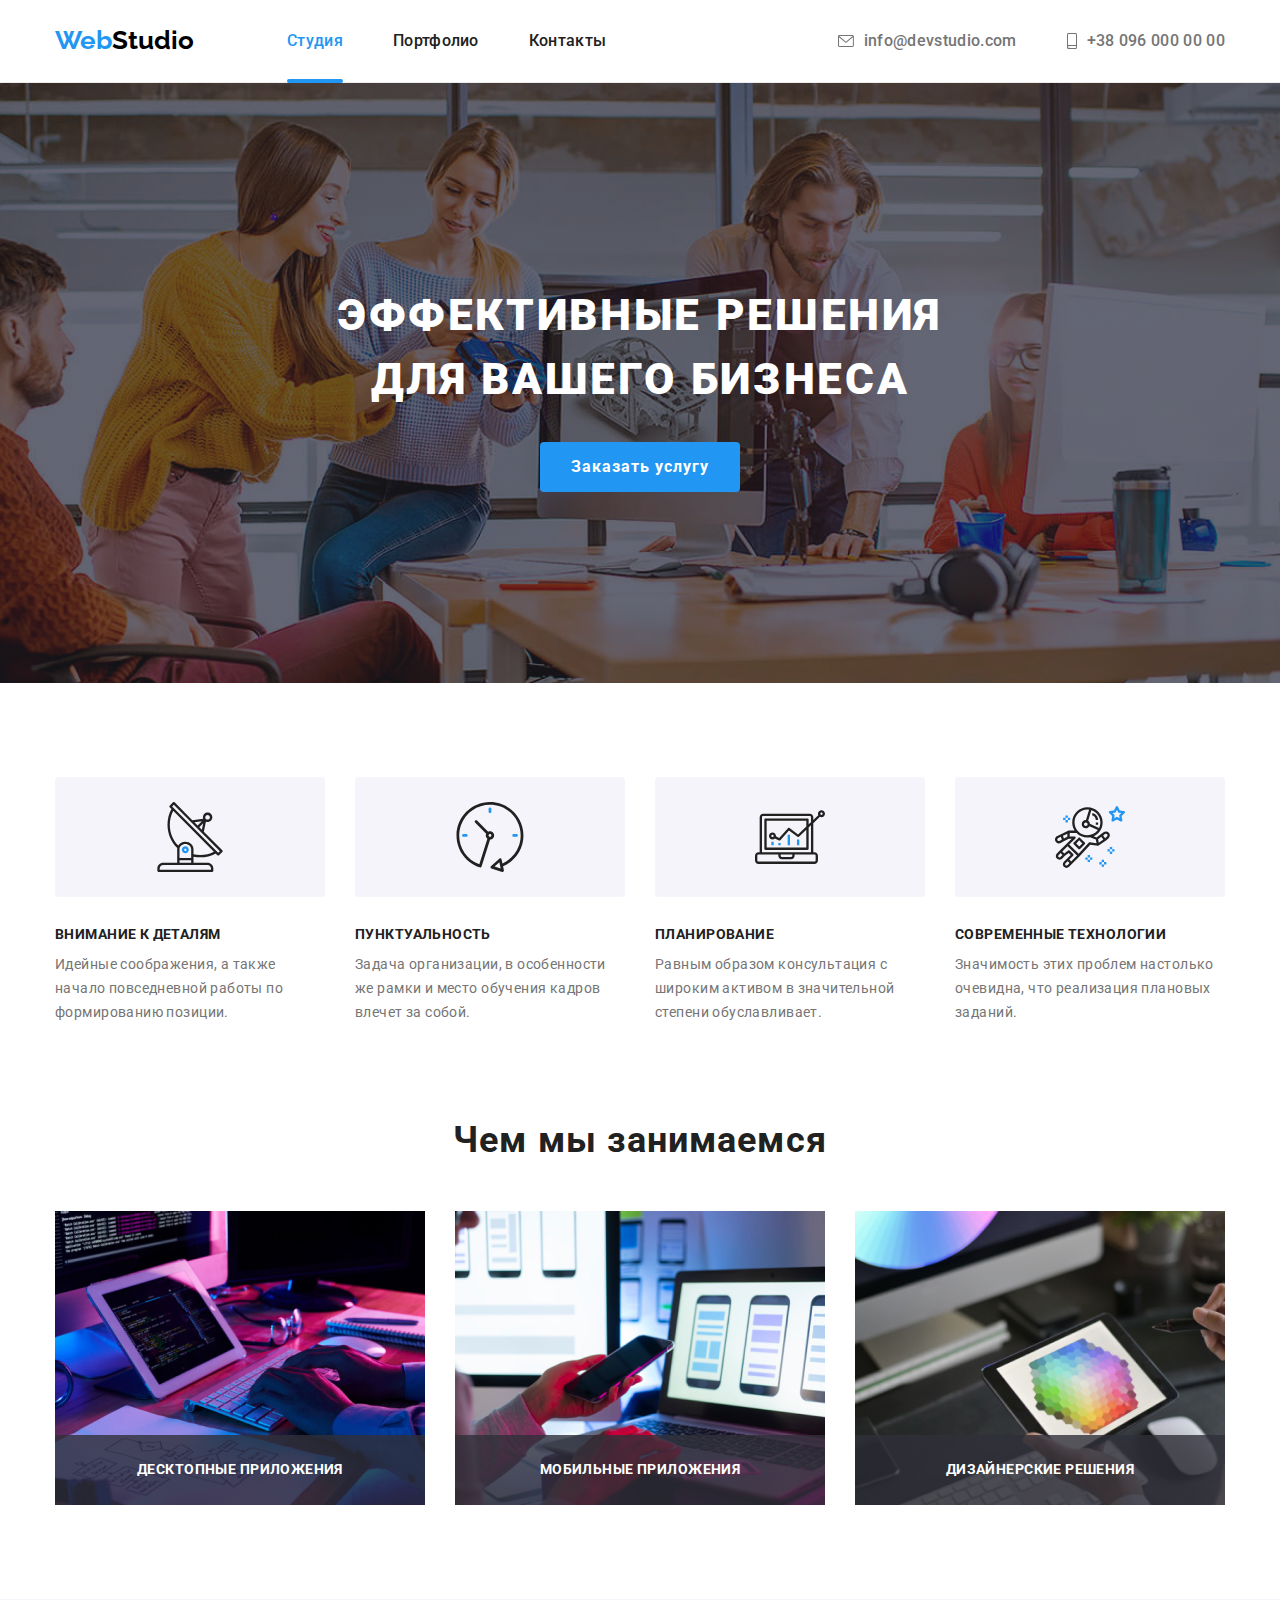
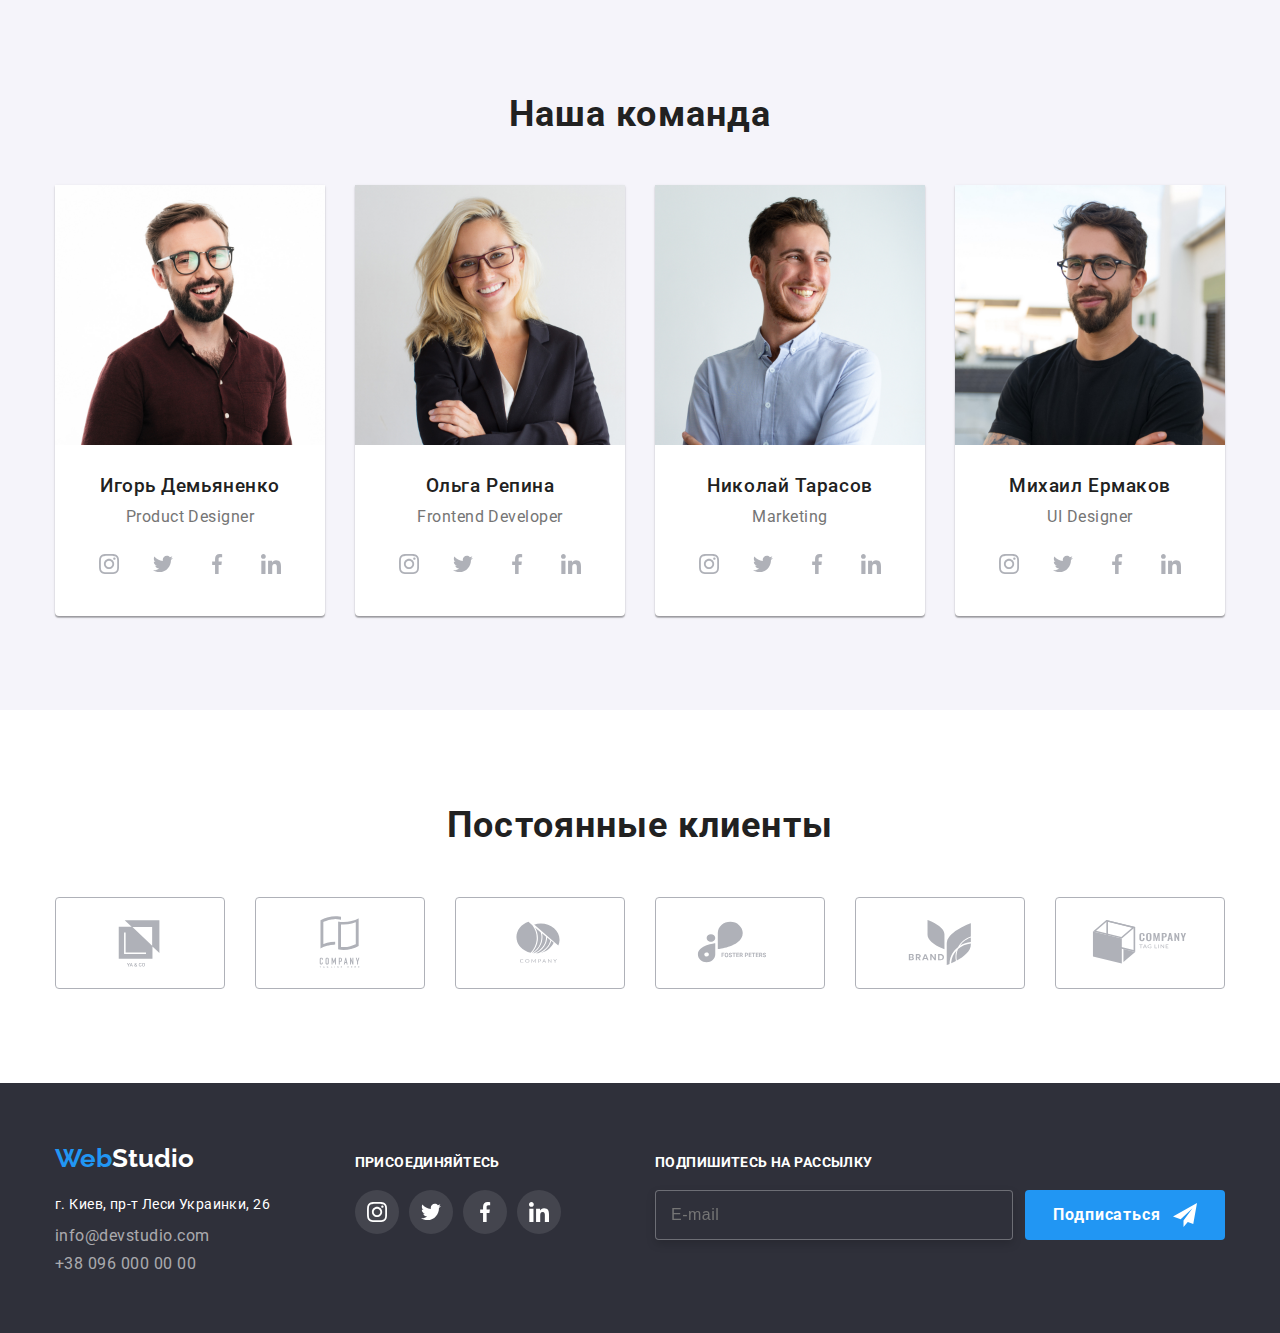
<file: index.html>
<!DOCTYPE html>
<html lang="ru">

<head>
  <meta charset="UTF-8" />
  <meta http-equiv="X-UA-Compatible" content="IE=edge" />
  <meta name="viewport" content="width=device-width, initial-scale=1.0" />
  <link rel="preconnect" href="https://fonts.googleapis.com" />
  <link rel="preconnect" href="https://fonts.gstatic.com" crossorigin />
  <link href="https://fonts.googleapis.com/css2?family=Raleway:wght@700&family=Roboto:wght@400;500;700;900&display=swap"
    rel="stylesheet" />
  <link rel="stylesheet" href="https://github.com/sindresorhus/modern-normalize/blob/main/modern-normalize.css">
  <link rel="stylesheet" href="./css/main.min.css" />
  <title>Студия</title>
</head>

<body>
  <header class="header">
    <div class="container header-container">
      <!--логотип фирмы-->
      <a href="./index.html" class="logo black header-logo">Web<span>Studio</span></a>
      <nav class="nav-bar">
        <!--страницы в шапке-->
        <ul class="menu-links list">
          <li class="menu-item"><a class="menu-link header-link current" href="#">Студия</a></li>
          <li class="menu-item"><a class="menu-link header-link" href="./portfolio.html">Портфолио</a></li>
          <li class="menu-item"><a class="menu-link header-link" href="#">Контакты</a></li>
        </ul>
      </nav>
      <!--контакты в шапке-->
      <ul class="contacts list">
        <li class="contacts-item">
          <a class="contact-link header-link" href="mailto:info@devstudio.com">
            <svg class="contact-icon" width="16" height="12">
              <use href="./images/icons/symbol-defs.svg#icon-envelope"></use>
            </svg>
            info@devstudio.com</a>
        </li>
        <li class="contacts-item">
          <a class="contact-link header-link" href="tel:+380961111111">
            <svg class="contact-icon" width="10" height="16">
              <use href="./images/icons/symbol-defs.svg#icon-smartphone"></use>
            </svg>
            +38 096 000 00 00
          </a>
        </li>
      </ul>

    </div>
  </header>
  <main>
    <!--контейнер для основного содержимого-->
    <!--секция "герой"-->
    <section class="hero overlay">
      <div class="container">
        <h1 class="hero-title hero-container">Эффективные решения для вашего бизнеса</h1>
        <button type="button" class="hero-btn" data-modal-open>Заказать услугу</button>
      </div>
    </section>
    <!--секция особенности-->

    <section class="feachers section">
      <div class="container">
        <h2 hidden>Невидимый заголовок секции</h2>
        <ul class="feachers-list list">
          <li class="feachers-item">
            <div class="feacher-bg">
              <svg class="feacher-icon" width="70" height="70">
                <use href="./images/icons/symbol-defs.svg#icon-antenna"></use>
              </svg>
            </div>
            <h3 class="feachers-title">Внимание к деталям</h3>
            <p class="feachers-text">Идейные соображения, а также начало повседневной работы по формированию позиции.
            </p>
          </li>
          <li class="feachers-item">
            <div class="feacher-bg">
              <svg class="feacher-icon" width="70" height="70">
                <use href="./images/icons/symbol-defs.svg#icon-clock"></use>
              </svg>
            </div>
            <h3 class="feachers-title">Пунктуальность</h3>
            <p class="feachers-text">
              Задача организации, в особенности же рамки и место обучения кадров влечет за собой.
            </p>
          </li>
          <li class="feachers-item">
            <div class="feacher-bg">
              <svg class="feacher-icon" width="70" height="70">
                <use href="./images/icons/symbol-defs.svg#icon-diagram"></use>
              </svg>
            </div>
            <h3 class="feachers-title">Планирование</h3>
            <p class="feachers-text">
              Равным образом консультация с широким активом в значительной степени обуславливает.
            </p>
          </li>
          <li class="feachers-item">
            <div class="feacher-bg">
              <svg class="feacher-icon" width="70" height="70">
                <use href="./images/icons/symbol-defs.svg#icon-astronaut"></use>
              </svg>
            </div>
            <h3 class="feachers-title">Современные технологии</h3>
            <p class="feachers-text">Значимость этих проблем настолько очевидна, что реализация плановых заданий.</p>
          </li>
        </ul>
      </div>

    </section>
    <!--секция чем занимаемся-->
    <section class="what-are-we-doing section">
      <div class="container">
        <h2 class="what-are-we-doing-title">Чем мы занимаемся</h2>
        <ul class="dooing-list list">
          <li class="dooing-item">
            <img src="images/what_are_we_doing_1.jpg" alt="Чем мы занимаемся" width="370" />
            <div class="dooing-overlay">
              <p class="what-are-we-doing-label">Десктопные приложения</p>
            </div>
          </li>
          <li class="dooing-item">
            <img src="images/what_are_we_doing_2.jpg" alt="Чем мы тут занимаемся" width="370" />
            <div class="dooing-overlay">
              <p class="what-are-we-doing-label">Мобильные приложения</p>
            </div>
          </li>
          <li class="dooing-item">
            <img src="images/what_are_we_doing_3.jpg" alt="Чем мы тут занимаемся" width="370" />
            <div class="dooing-overlay">
              <p class="what-are-we-doing-label">Дизайнерские решения</p>
            </div>
          </li>
        </ul>
      </div>
    </section>
    <!--секция наша команда-->
    <section class="team section">
      <div class="container">
        <h2 class="team-title">Наша команда</h2>
        <ul class="team-list list">
          <li class="team-item">
            <img class="team-img" src="images/team_member_1.jpg" alt="team_member_1" width="270" />
            <div class="team-text-container">
              <h3 class="team-item-title">Игорь Демьяненко</h3>
              <p class="team-position">Product Designer</p>
              <ul class="social-list list">
                <li class="social-item">
                  <a href="#" class="social-link">
                    <svg class="social-icon" width="20" height="20">
                      <use href="./images/icons/symbol-defs.svg#icon-instagram"></use>
                    </svg>
                  </a>
                </li>
                <li class="social-item">
                  <a href="#" class="social-link">
                    <svg class="social-icon" width="20" height="20">
                      <use href="./images/icons/symbol-defs.svg#icon-twitter"></use>
                    </svg>
                  </a>
                </li>
                <li class="social-item">
                  <a href="#" class="social-link">
                    <svg class="social-icon" width="20" height="20">
                      <use href="./images/icons/symbol-defs.svg#icon-facebook"></use>
                    </svg>
                  </a>
                </li>
                <li class="social-item">
                  <a href="#" class="social-link">
                    <svg class="social-icon" width="20" height="20">
                      <use href="./images/icons/symbol-defs.svg#icon-linkedin"></use>
                    </svg>
                  </a>
                </li>
              </ul>
            </div>
          </li>
          <li class="team-item">
            <img class="team-img" src="images/team_member_2.jpg" alt="team_member_2" width="270" />
            <div class="team-text-container">
              <h3 class="team-item-title">Ольга Репина</h3>
              <p class="team-position">Frontend Developer</p>
              <ul class="social-list list">
                <li class="social-item">
                  <a href="#" class="social-link">
                    <svg class="social-icon" width="20" height="20">
                      <use href="./images/icons/symbol-defs.svg#icon-instagram"></use>
                    </svg>
                  </a>
                </li>
                <li class="social-item">
                  <a href="#" class="social-link">
                    <svg class="social-icon" width="20" height="20">
                      <use href="./images/icons/symbol-defs.svg#icon-twitter"></use>
                    </svg>
                  </a>
                </li>
                <li class="social-item">
                  <a href="#" class="social-link">
                    <svg class="social-icon" width="20" height="20">
                      <use href="./images/icons/symbol-defs.svg#icon-facebook"></use>
                    </svg>
                  </a>
                </li>
                <li class="social-item">
                  <a href="#" class="social-link">
                    <svg class="social-icon" width="20" height="20">
                      <use href="./images/icons/symbol-defs.svg#icon-linkedin"></use>
                    </svg>
                  </a>
                </li>
              </ul>
            </div>
          </li>
          <li class="team-item">
            <img class="team-img" src="images/team_member_3.jpg" alt="team_member_3" width="270" />
            <div class="team-text-container">
              <h3 class="team-item-title">Николай Тарасов</h3>
              <p class="team-position">Marketing</p>
              <ul class="social-list list">
                <li class="social-item">
                  <a href="#" class="social-link">
                    <svg class="social-icon" width="20" height="20">
                      <use href="./images/icons/symbol-defs.svg#icon-instagram"></use>
                    </svg>
                  </a>
                </li>
                <li class="social-item">
                  <a href="#" class="social-link">
                    <svg class="social-icon" width="20" height="20">
                      <use href="./images/icons/symbol-defs.svg#icon-twitter"></use>
                    </svg>
                  </a>
                </li>
                <li class="social-item">
                  <a href="#" class="social-link">
                    <svg class="social-icon" width="20" height="20">
                      <use href="./images/icons/symbol-defs.svg#icon-facebook"></use>
                    </svg>
                  </a>
                </li>
                <li class="social-item">
                  <a href="#" class="social-link">
                    <svg class="social-icon" width="20" height="20">
                      <use href="./images/icons/symbol-defs.svg#icon-linkedin"></use>
                    </svg>
                  </a>
                </li>
              </ul>
            </div>
          </li>
          <li class="team-item">
            <img class="team-img" src="images/team_member_4.jpg" alt="team_member_4" width="270" />
            <div class="team-text-container">
              <h3 class="team-item-title">Михаил Ермаков</h3>
              <p class="team-position">UI Designer</p>
              <ul class="social-list list">
                <li class="social-item">
                  <a href="#" class="social-link">
                    <svg class="social-icon" width="20" height="20">
                      <use href="./images/icons/symbol-defs.svg#icon-instagram"></use>
                    </svg>
                  </a>
                </li>
                <li class="social-item">
                  <a href="#" class="social-link">
                    <svg class="social-icon" width="20" height="20">
                      <use href="./images/icons/symbol-defs.svg#icon-twitter"></use>
                    </svg>
                  </a>
                </li>
                <li class="social-item">
                  <a href="#" class="social-link">
                    <svg class="social-icon" width="20" height="20">
                      <use href="./images/icons/symbol-defs.svg#icon-facebook"></use>
                    </svg>
                  </a>
                </li>
                <li class="social-item">
                  <a href="#" class="social-link">
                    <svg class="social-icon" width="20" height="20">
                      <use href="./images/icons/symbol-defs.svg#icon-linkedin"></use>
                    </svg>
                  </a>
                </li>
              </ul>
            </div>
          </li>
        </ul>
      </div>
    </section>
    <section class="clients section">
      <div class="container">
        <h2 class="clients-title">Постоянные клиенты</h2>
        <ul class="clients-list list">
          <li class="client-item">
            <a href="#" class="client-link">
              <svg class="client-icon" width="106px" height="60px">
                <use href="./images/icons/symbol-defs.svg#icon-client-1"></use>
              </svg>
            </a>
          </li>
          <li class="client-item">
            <a href="#" class="client-link">
              <svg class="client-icon" width="106" height="60">
                <use href="./images/icons/symbol-defs.svg#icon-client-2"></use>
              </svg>
            </a>
          </li>
          <li class="client-item">
            <a href="#" class="client-link">
              <svg class="client-icon" width="106" height="60">
                <use href="./images/icons/symbol-defs.svg#icon-client-3"></use>
              </svg>
            </a>
          </li>
          <li class="client-item">
            <a href="#" class="client-link">
              <svg class="client-icon" width="106" height="60">
                <use href="./images/icons/symbol-defs.svg#icon-client-4"></use>
              </svg>
            </a>
          </li>
          <li class="client-item">
            <a href="#" class="client-link">
              <svg class="client-icon" width="106" height="60">
                <use href="./images/icons/symbol-defs.svg#icon-client-5"></use>
              </svg>
            </a>
          </li>
          <li class="client-item">
            <a href="#" class="client-link">
              <svg class="client-icon" width="106" height="60">
                <use href="./images/icons/symbol-defs.svg#icon-client-6"></use>
              </svg>
            </a>
          </li>
        </ul>
      </div>
    </section>
  </main>
  <footer class="footer">
    <div class="container footer-container">
      <div class="footer-logo-adress">
        <a href="#" class="logo white footer-logo">Web<span>Studio</span></a>
        <address>
          <p class="footer-adress">г. Киев, пр-т Леси Украинки, 26</p>
          <ul class="list">
            <li class="footer-item"><a href="mailto:info@devstudio.com" class="footer-link">info@devstudio.com</a></li>
            <li class="footer-item"><a href="tel:+380960000000" class="footer-link">+38 096 000 00 00</a></li>
          </ul>
        </address>
      </div>
      <div class="footer-social">
        <p class="join">присоединяйтесь</p>
        <ul class="social-list list">
          <li class="footer-social-item">
            <a href="#" class="footer-social-link">
              <svg class="footer-social-icon" width="20" height="20">
                <use href="./images/icons/symbol-defs.svg#icon-instagram"></use>
              </svg>
            </a>
          </li>
          <li class="footer-social-item">
            <a href="#" class="footer-social-link">
              <svg class="footer-social-icon" width="20" height="20">
                <use href="./images/icons/symbol-defs.svg#icon-twitter"></use>
              </svg>
            </a>
          </li>
          <li class="footer-social-item">
            <a href="#" class="footer-social-link">
              <svg class="footer-social-icon" width="20" height="20">
                <use href="./images/icons/symbol-defs.svg#icon-facebook"></use>
              </svg>
            </a>
          </li>
          <li class="footer-social-item">
            <a href="#" class="footer-social-link">
              <svg class="footer-social-icon" width="20" height="20">
                <use href="./images/icons/symbol-defs.svg#icon-linkedin"></use>
              </svg>
            </a>
          </li>
        </ul>
      </div>
      <div class="subscribe">
        <form>
          <p class="join"> Подпишитесь на рассылку</p>
          <div class="subscribe-container">
            <input class="subscribe-input" type="email" placeholder="E-mail" name="user-email"
              pattern="[a-z0-9._%+-]+@[a-z0-9.-]+\.[a-z]{2,4}$">
            <button class="subscribe-btn" type="submit"><span class="subscribe-text">Подписаться</span>
              <svg class="submit-icon" width="24" height="24">
                <use href="./images/icons/symbol-defs.svg#icon-send"></use>
              </svg>
            </button>
          </div>
        </form>
      </div>
    </div>
  </footer>
  <div class="backdrop is-hidden" data-modal>
    <div class="modal">
      <button type="button" class="modal-close" data-modal-close>
        <svg class="modal-close-icon" width="18px" height="18px">
          <use href="./images/icons/symbol-defs.svg#icon-close-modal"></use>
        </svg>
      </button>
      <form class="modal-form">
        <p class="modal-header">Оставьте свои данные, мы вам перезвоним</p>
        <Label class="modal-input-label">Имя
          <span class="input-container">
            <input class="modal-input" type="text" name="user-name" minlength="2" pattern="[a-zA-Zа-яёА-ЯЁ]+"
              title="Имя должно содержать минимум 2 символа кириллицы или латиницы" required>
            <svg class="modal-input-icon" width="18px" height="18px">
              <use href="./images/icons/symbol-defs.svg#icon-person-black"></use>
            </svg>
          </span>
        </Label>

        <Label class="modal-input-label">Телефон
          <span class="input-container">
            <input class="modal-input" type="tel" name="user-phone" title="097-123-45-67"
              pattern="[0-9]{3}-[0-9]{3}-[0-9]{2}-[0-9]{2}" required>
            <svg class="modal-input-icon" width="18px" height="18px">
              <use href="./images/icons/symbol-defs.svg#icon-phone-black"></use>
            </svg>
          </span>
        </Label>

        <Label class="modal-input-label">Почта
          <span class="input-container">
            <input class="modal-input" type="email" name="user-email" pattern="[a-z0-9._%+-]+@[a-z0-9.-]+\.[a-z]{2,4}$">
            <svg class="modal-input-icon" width="18px" height="18px">
              <use href="./images/icons/symbol-defs.svg#icon-email-black"></use>
            </svg>
          </span>
        </Label>
        <div class="comment-container">
          <Label class="modal-input-label comment-label">Комментарий<textarea class="input-mix modal-comment"
              placeholder="Введите текст" name="comment"></textarea></Label>
        </div>
        <input class="form-checkbox visually-hidden" type="checkbox" id="accept-policy">
        <Label class="checkbox-label" for="accept-policy">
          Соглашаюсь с рассылкой и принимаю <a class="policy-link" href="#">Условия договора</a>
        </Label>


        <button class="form-btn" type="submit">Отправить</button>
      </form>
    </div>
  </div>
  <script src="./js/modal.js"></script>
</body>

</html>
</file>
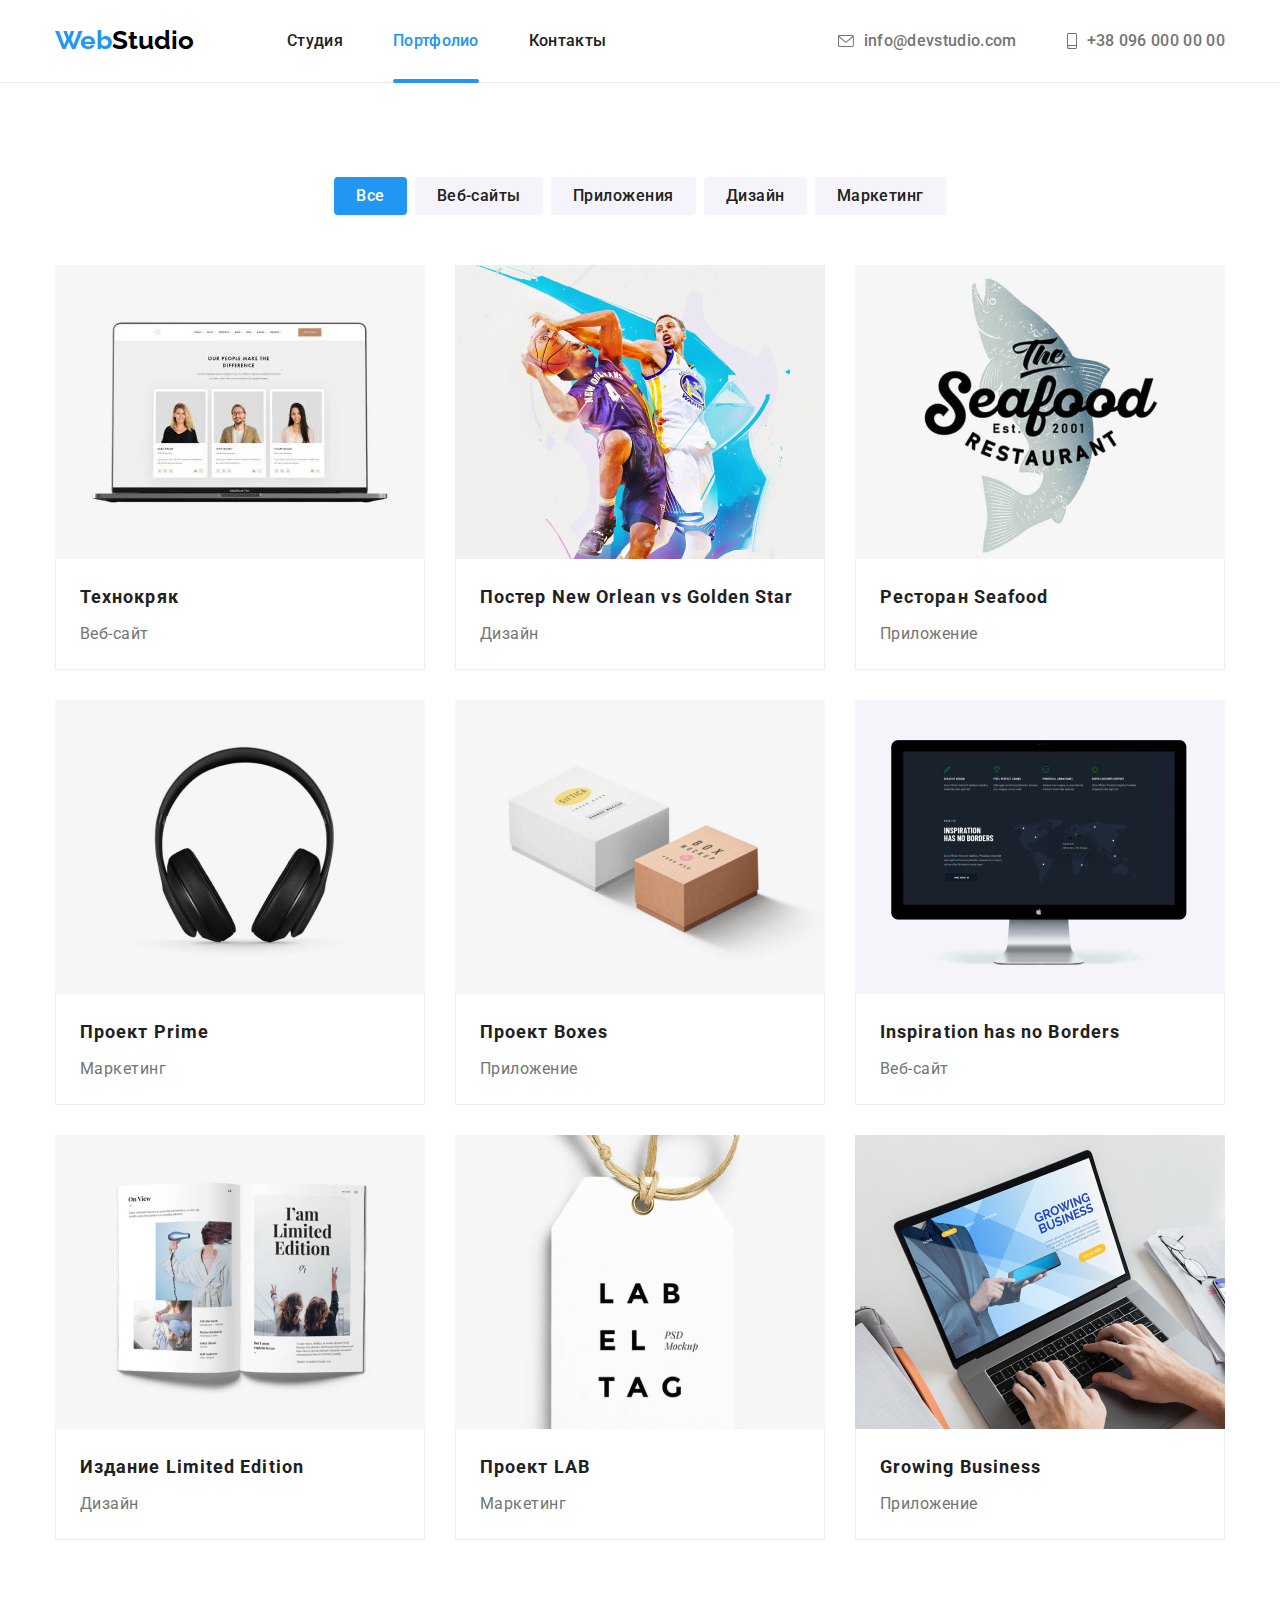
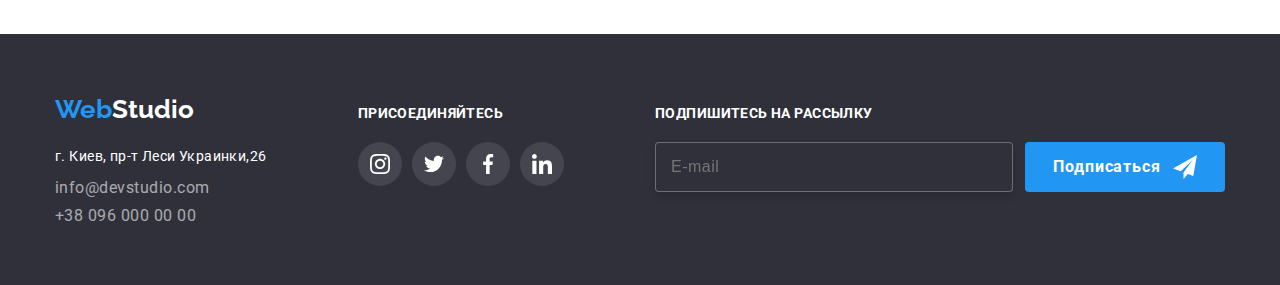
<file: portfolio.html>
<!DOCTYPE html>
<html lang="ru">

<head>
  <meta charset="UTF-8" />
  <meta http-equiv="X-UA-Compatible" content="IE=edge" />
  <meta name="viewport" content="width=device-width, initial-scale=1.0" />
  <link rel="preconnect" href="https://fonts.googleapis.com" />
  <link rel="preconnect" href="https://fonts.gstatic.com" crossorigin />
  <link href="https://fonts.googleapis.com/css2?family=Raleway:wght@700&family=Roboto:wght@400;500;700;900&display=swap"
    rel="stylesheet" />
  <link rel="stylesheet" href="https://github.com/sindresorhus/modern-normalize/blob/main/modern-normalize.css">
  <link rel="stylesheet" href="./css/main.min.css" />
  <title>Портфолио</title>
</head>

<body>
  <header class="header">
    <div class="container header-container">
      <!--логотип фирмы-->
      <a href="./index.html" class="logo black header-logo">Web<span>Studio</span></a>
      <nav class="nav-bar">
        <!--страницы в шапке-->
        <ul class="menu-links list">
          <li class="menu-item"><a class="menu-link header-link" href="./index.html">Студия</a></li>
          <li class="menu-item"><a class="menu-link header-link current" href="#">Портфолио</a></li>
          <li class="menu-item"><a class="menu-link header-link" href="#">Контакты</a></li>
        </ul>
      </nav>
      <!--контакты в шапке-->
      <ul class="contacts list">
        <li class="contacts-item">
          <a class="contact-link header-link" href="mailto:info@devstudio.com">
            <svg class="contact-icon" width="16" height="12">
              <use href="./images/icons/symbol-defs.svg#icon-envelope"></use>
            </svg>
            info@devstudio.com</a>
        </li>
        <li class="contacts-item">
          <a class="contact-link header-link" href="tel:+380961111111">
            <svg class="contact-icon" width="10" height="16">
              <use href="./images/icons/symbol-defs.svg#icon-smartphone"></use>
            </svg>
            +38 096 000 00 00
          </a>
        </li>
      </ul>

    </div>
  </header>
  <!--контейнер для основного содержимого-->

  <main>
    <!--секция навигации в портфолио-->
    <section class="section">
      <div class="container">
        <h1 hidden>Примеры работ</h1>
        <ul class="portfolio-btns list">
          <li class="btn-item"><button type="button" class="portfolio-btn portfolio-btn-active">Все</button></li>
          <li class="btn-item"><button type="button" class="portfolio-btn">Веб-сайты</button></li>
          <li class="btn-item"><button type="button" class="portfolio-btn">Приложения</button></li>
          <li class="btn-item"><button type="button" class="portfolio-btn">Дизайн</button></li>
          <li class="btn-item"><button type="button" class="portfolio-btn">Маркетинг</button></li>
        </ul>

        <!--карточки работ-->
        <ul class="exemples exemples-position list">
          <li class="exemples-item-position exemples-item">
            <a class="exemple-link" href="#">
              <div class="exemple-overlay-box">
                <img class="exemples-img" src="images/Projects/project_1.jpg" alt="Пример работы" width="370" />
                <div class="exemple-overlay">
                  <p class="exemple-overlay-text">Технокряк это современная площадка распространения коронавируса.
                    Компании используют
                    эту платформу
                    для цифрового
                    шпионажа и атак на защищённые сервера конкурентов.</p>
                </div>
              </div>
              <div class="exemples-text-container">
                <h2 class="exemples-title">Технокряк</h2>
                <p class="exemples-text">Веб-сайт</p>
              </div>
            </a>
          </li>
          <li class="exemples-item-position exemples-item">
            <a class="exemple-link" href="#">
              <div class="exemple-overlay-box">
                <img class="exemples-img" src="images/Projects/project_2.jpg" alt="Пример работы" width="370" />
                <div class="exemple-overlay">
                  <p class="exemple-overlay-text">Технокряк это современная площадка распространения коронавируса.
                    Компании используют
                    эту платформу
                    для цифрового
                    шпионажа и атак на защищённые сервера конкурентов.</p>
                </div>
              </div>
              <div class="exemples-text-container">
                <h2 class="exemples-title">Постер New Orlean vs Golden Star</h2>
                <p class="exemples-text">Дизайн</p>
              </div>
            </a>
          </li>
          <li class="exemples-item-position exemples-item">
            <a class="exemple-link" href="#">
              <div class="exemple-overlay-box">
                <img class="exemples-img" src="images/Projects/project_3.jpg" alt="Пример работы" width="370" />
                <div class="exemple-overlay">
                  <p class="exemple-overlay-text">Технокряк это современная площадка распространения коронавируса.
                    Компании используют
                    эту платформу
                    для цифрового
                    шпионажа и атак на защищённые сервера конкурентов.</p>
                </div>
              </div>
              <div class="exemples-text-container">
                <h2 class="exemples-title">Ресторан Seafood</h2>
                <p class="exemples-text">Приложение</p>
              </div>
            </a>
          </li>
          <li class="exemples-item-position exemples-item">
            <a class="exemple-link" href="#">
              <div class="exemple-overlay-box">
                <img class="exemples-img" src="images/Projects/project_4.jpg" alt="Пример работы" width="370" />
                <div class="exemple-overlay">
                  <p class="exemple-overlay-text">Технокряк это современная площадка распространения коронавируса.
                    Компании используют
                    эту платформу
                    для цифрового
                    шпионажа и атак на защищённые сервера конкурентов.</p>
                </div>
              </div>
              <div class="exemples-text-container">
                <h2 class="exemples-title">Проект Prime</h2>
                <p class="exemples-text"> Маркетинг</p>
              </div>
            </a>
          </li>
          <li class="exemples-item-position exemples-item">
            <a class="exemple-link" href="#">
              <div class="exemple-overlay-box">
                <img class="exemples-img" src="images/Projects/project_5.jpg" alt="Пример работы" width="370" />
                <div class="exemple-overlay">
                  <p class="exemple-overlay-text">Технокряк это современная площадка распространения коронавируса.
                    Компании используют
                    эту платформу
                    для цифрового
                    шпионажа и атак на защищённые сервера конкурентов.</p>
                </div>
              </div>
              <div class="exemples-text-container">
                <h2 class="exemples-title">Проект Boxes</h2>
                <p class="exemples-text">Приложение</p>
              </div>
            </a>
          </li>
          <li class="exemples-item-position exemples-item">
            <a class="exemple-link" href="#">
              <div class="exemple-overlay-box">
                <img class="exemples-img" src="images/Projects/project_6.jpg" alt="Пример работы" width="370" />
                <div class="exemple-overlay">
                  <p class="exemple-overlay-text">Технокряк это современная площадка распространения коронавируса.
                    Компании используют
                    эту платформу
                    для цифрового
                    шпионажа и атак на защищённые сервера конкурентов.</p>
                </div>
              </div>
              <div class="exemples-text-container">
                <h2 class="exemples-title">Inspiration has no Borders</h2>
                <p class="exemples-text">Веб-сайт</p>
              </div>
            </a>
          </li>
          <li class="exemples-item-position exemples-item">
            <a class="exemple-link" href="#">
              <div class="exemple-overlay-box">
                <img class="exemples-img" src="images/Projects/project_7.jpg" alt="Пример работы" width="370" />
                <div class="exemple-overlay">
                  <p class="exemple-overlay-text">Технокряк это современная площадка распространения коронавируса.
                    Компании используют
                    эту платформу
                    для цифрового
                    шпионажа и атак на защищённые сервера конкурентов.</p>
                </div>
              </div>
              <div class="exemples-text-container">
                <h2 class="exemples-title">Издание Limited Edition</h2>
                <p class="exemples-text">Дизайн</p>
              </div>
            </a>
          </li>
          <li class="exemples-item-position exemples-item">
            <a class="exemple-link" href="#">
              <div class="exemple-overlay-box">
                <img class="exemples-img" src="images/Projects/project_8.jpg" alt="Пример работы" width="370" />
                <div class="exemple-overlay">
                  <p class="exemple-overlay-text">Технокряк это современная площадка распространения коронавируса.
                    Компании используют
                    эту платформу
                    для цифрового
                    шпионажа и атак на защищённые сервера конкурентов.</p>
                </div>
              </div>
              <div class="exemples-text-container">
                <h2 class="exemples-title">Проект LAB</h2>
                <p class="exemples-text">Маркетинг</p>
              </div>
            </a>
          </li>
          <li class="exemples-item-position exemples-item">
            <a class="exemple-link" href="#">
              <div class="exemple-overlay-box">
                <img class="exemples-img" src="images/Projects/project_9.jpg" alt="Пример работы" width="370" />
                <div class="exemple-overlay">
                  <p class="exemple-overlay-text">Технокряк это современная площадка распространения коронавируса.
                    Компании используют
                    эту платформу
                    для цифрового
                    шпионажа и атак на защищённые сервера конкурентов.</p>
                </div>
              </div>
              <div class="exemples-text-container">
                <h2 class="exemples-title">Growing Business</h2>
                <p class="exemples-text">Приложение</p>
              </div>
            </a>
          </li>
        </ul>
      </div>
    </section>
  </main>
  <footer class="footer">
    <div class="container footer-container">
      <div class="footer-logo-adress">
        <a href="#" class="logo white footer-logo">Web<span>Studio</span></a>
        <address>
          <p class="footer-adress">г. Киев, пр-т Леси Украинки,26</p>
          <ul class="list">
            <li class="footer-item"><a href="mailto:info@devstudio.com" class="footer-link">info@devstudio.com</a></li>
            <li class="footer-item"><a href="tel:+380960000000" class="footer-link">+38 096 000 00 00</a></li>
          </ul>
        </address>
      </div>
      <div class="footer-social">
        <p class="join">присоединяйтесь</p>
        <ul class="social-list list">
          <li class="social-item">
            <a href="#" class="footer-social-link">
              <svg class="footer-social-icon" width="20" height="20">
                <use href="./images/icons/symbol-defs.svg#icon-instagram"></use>
              </svg>
            </a>
          </li>
          <li class="social-item">
            <a href="#" class="footer-social-link">
              <svg class="footer-social-icon" width="20" height="20">
                <use href="./images/icons/symbol-defs.svg#icon-twitter"></use>
              </svg>
            </a>
          </li>
          <li class="social-item">
            <a href="#" class="footer-social-link">
              <svg class="footer-social-icon" width="20" height="20">
                <use href="./images/icons/symbol-defs.svg#icon-facebook"></use>
              </svg>
            </a>
          </li>
          <li class="social-item">
            <a href="#" class="footer-social-link">
              <svg class="footer-social-icon" width="20" height="20">
                <use href="./images/icons/symbol-defs.svg#icon-linkedin"></use>
              </svg>
            </a>
          </li>
        </ul>
      </div>
      <div class="subscribe">
        <form class="subscribe-form">
          <p class="join"> Подпишитесь на рассылку</p>
          <div class="subscribe-container">
            <input class="subscribe-input" type="email" placeholder="E-mail" name="user-email"
              pattern="[a-z0-9._%+-]+@[a-z0-9.-]+\.[a-z]{2,4}$">
            <button class="subscribe-btn" type="submit"><span class="subscribe-text">Подписаться</span>
              <svg class="submit-icon" width="24" height="24">
                <use href="./images/icons/symbol-defs.svg#icon-send"></use>
              </svg>
            </button>
          </div>
        </form>
      </div>
    </div>

  </footer>
</body>

</html>
</file>
<file: css/main.min.css>
:root{--background-primary: #ffffff;--background-light-80: #ffffff99;--background-light-10: rgba(255, 255, 255, 0.1);--background-secondary: #e5e5e5;--background-hero: #2f303a;--accent: #2196f3;--primary-text-color: #757575;--secondary-text-color: #212121;--logo: #000000;--accent-secondary: #f5f4fa;--hero-btn-hover: #188ce8;--header-bottom-border: #ececec;--exemples-item-border: #eeeeee;--social-items-our-client: #afb1b8;--dooing-overlay: rgba(47, 48, 58, 0.8);--exemples-overlay: rgba(33, 150, 243, 0.9);--input-plaсeholder: rgba(117, 117, 117, 0.5);--input: rgba(33, 33, 33, 0.2);--transition-duration: 250ms;--timing-function: cubic-bezier(0.4, 0, 0.2, 1)}.visually-hidden{position:absolute;white-space:nowrap;width:1px;height:1px;overflow:hidden;border:0;padding:0;clip:rect(0 0 0 0);clip-path:inset(50%);margin:-1px}html{box-sizing:border-box;scroll-behavior:smooth}*,*::after,*::before{box-sizing:inherit}body{background-color:var(--background-primary);color:var(--primary-text-color);font-family:'Roboto', sans-serif}p,h1,h2,h3,h4,h5,h6,body{margin:0;padding:0}ul{margin:0;padding:0}.list{list-style:none}button{cursor:pointer}img{display:block;max-width:100%;height:auto}.container{width:1200px;margin:0 auto;padding:0 15px}h1,h2,h3,h4,h5{color:var(--secondary-text-color)}.logo{color:var(--accent);font-family:Raleway;font-weight:bold;font-size:26px;line-height:1.19em;text-decoration:none}.black span{color:var(--logo)}.white span{color:var(--background-primary)}.team-title,.what-are-we-doing-title,.clients-title{font-size:36px;line-height:1.17;font-weight:bold;letter-spacing:0.03em;text-align:center;margin-bottom:50px}.section{padding-top:94px;padding-bottom:94px}.social-list{display:flex;justify-content:center}.social-item{width:44px;height:44px;margin-right:10px}.social-item:last-child{margin-right:0}.social-link{background-color:var(--background-primary);color:var(--social-items-our-client);width:100%;height:100%;display:flex;justify-content:center;align-items:center;border-radius:50%;transition-property:background-color, color;transition-duration:var(--transition-duration);transition-timing-function:var(--timing-function)}.social-link:hover,.social-link:focus{background-color:var(--accent);color:var(--background-primary)}.social-icon{fill:currentColor}.portfolio-btns{display:flex;flex-wrap:wrap;justify-content:center;margin-bottom:50px}.portfolio-btn{font-family:'Roboto';background-color:var(--accent-secondary);color:var(--secondary-text-color);font-weight:500;font-size:16px;line-height:1.62;letter-spacing:0.03em;border-radius:4px;border:none;padding:6px 22px;transition-property:background-color, color, box-shadow;transition-duration:var(--transition-duration);transition-timing-function:var(--timing-function)}.portfolio-btn:hover,.portfolio-btn:focus{background-color:var(--accent);color:var(--background-primary);box-shadow:0px 3px 1px rgba(0,0,0,0.1),0px 1px 2px rgba(0,0,0,0.08),0px 2px 2px rgba(0,0,0,0.12)}.portfolio-btn-active{background-color:var(--accent);color:var(--background-primary)}.btn-item:not(:last-child){margin-right:8px}.backdrop{position:fixed;width:100vw;height:100vh;background-color:rgba(0,0,0,0.2);top:0;transition:transform var(--transition-duration) var(--timing-function),opacity var(--transition-duration) var(--timing-function),visibility var(--transition-duration) var(--timing-function)}.backdrop.is-hidden{visibility:hidden;opacity:0;pointer-events:none}.modal{position:absolute;width:528px;top:50%;left:50%;padding-top:40px;padding-left:40px;padding-right:40px;padding-bottom:40px;transform:translate(-50%, -50%);background-color:var(--background-primary);box-shadow:0px 1px 3px rgba(0,0,0,0.12),0px 1px 1px rgba(0,0,0,0.14),0px 2px 1px rgba(0,0,0,0.2);border-radius:4px}.modal-close{position:absolute;top:14px;right:14px;width:30px;height:30px;color:var(--accent);background-color:var(--background-primary);border:1px solid rgba(0,0,0,0.1);border-radius:50%;display:flex;align-items:center;justify-content:center;transition:color var(--transition-duration) var(--timing-function)}.modal-close-icon{transition:fill var(--transition-duration) var(--timing-function)}.modal-close:hover .modal-close-icon,.modal-close:focus .modal-close-icon{fill:currentColor}.modal-form{display:flex;flex-direction:column}.modal-header{color:var(--secondary-text-color);font-weight:700;font-size:20px;line-height:1.15;text-align:center;letter-spacing:0.03em;margin-bottom:12px}.input-container{position:relative;display:block;margin-top:4px;margin-bottom:10px}.modal-input-label{font-size:14px;line-height:1.66;letter-spacing:0.01em;color:var(--primary-text-color);margin-bottom:4px}.modal-input{display:block;width:100%;border:1px solid var(--input);box-sizing:border-box;border-radius:4px;transition:color var(--transition-duration) var(--timing-function),border-color var(--transition-duration) var(--timing-function) outline var(--transition-duration) var(--timing-function);height:40px;padding-left:42px}.modal-input:focus{border-color:var(--accent);outline:none}.modal-input-icon{position:absolute;top:50%;left:12px;transform:translateY(-50%);transition:fill var(--transition-duration) var(--timing-function)}.modal-input:focus+.modal-input-icon{fill:var(--accent)}.comment-container{margin-top:4px;margin-bottom:20px}.modal-comment{display:block;width:100%;border:1px solid var(--input);box-sizing:border-box;border-radius:4px;transition:color var(--transition-duration) var(--timing-function),border-color var(--transition-duration) var(--timing-function) outline var(--transition-duration) var(--timing-function);height:120px;padding:12px 16px;resize:none;font-size:14px;line-height:1.66;letter-spacing:0.01em;color:var(--primary-text-color)}.modal-comment::placeholder{font-family:Roboto;font-style:normal;font-weight:400;color:var(--input-plaсeholder);font-size:14px;line-height:1.66;letter-spacing:0.01em}.checkbox-label{margin:0 auto;margin-bottom:30px}.checkbox-label::before{content:'';display:inline-block;width:16px;height:15px;background-image:url("../images/icons/check_square.svg");cursor:pointer}.form-checkbox:checked+.checkbox-label::before{background-image:url("../images/icons/check.svg")}.form-checkbox:focus+.checkbox-label::before{outline:2px solid var(--accent)}.form-checkbox:checked:focus+.checkbox-label::before{outline:none}.policy-link{font-size:14px;line-height:0.03;text-decoration-line:underline;color:var(--accent)}.form-btn{display:block;align-self:center;margin:0 auto;font-family:'Roboto';background-color:var(--accent);color:var(--background-primary);font-size:16px;line-height:1.875;font-weight:700;letter-spacing:0.06em;min-width:200px;min-height:50px;border-radius:4px;box-shadow:none;border:none;transition-property:background-color, box-shadow;transition-duration:var(--transition-duration);transition-timing-function:var(--timing-function)}.form-btn:focus,.form-btn:hover{background-color:var(--hero-btn-hover);box-shadow:0px 4px 4px rgba(0,0,0,0.15)}.header{border-bottom:1px solid var(--header-bottom-border)}.header-logo{padding-top:24px;padding-bottom:25px;margin-right:93px}.header-container{display:flex;align-items:center}.nav-bar{display:flex}.menu-links{display:flex}.menu-item:not(:last-child){margin-right:50px}.header-link{display:block;padding-top:32px;padding-bottom:32px}.menu-link{color:var(--secondary-text-color);line-height:1.14;font-weight:500;letter-spacing:0.02em;text-decoration:none;transition-property:color;transition-duration:var(--transition-duration);transition-timing-function:var(--timing-function);position:relative}.menu-link:hover,.menu-link:focus{color:var(--accent)}.current{color:var(--accent)}.current::after{content:'';display:inline-block;position:absolute;left:0;bottom:-1px;width:100%;height:4px;background-color:var(--accent);border-radius:2px}.contacts{display:flex;margin-left:auto}.contacts-item{display:flex;align-items:center}.contacts-item:not(:last-child){margin-right:50px}.contact-icon{fill:var(--primary-text-color);margin-right:10px;transition-property:fill;transition-duration:var(--transition-duration);transition-timing-function:var(--timing-function)}.contacts-item:hover .contact-icon,.contacts-item:focus .contact-icon,.contact-link:hover .contact-icon,.contact-link:focus .contact-icon{fill:var(--accent)}.contact-link{display:flex;align-items:center;color:var(--primary-text-color);font-weight:500;line-height:1.14;letter-spacing:0.02em;text-decoration:none;transition-property:color;transition-duration:var(--transition-duration);transition-timing-function:var(--timing-function)}.contact-link:focus,.contact-link:hover{color:var(--accent)}.hero{background-color:var(--background-hero);padding-top:200px;padding-bottom:200px}.overlay{max-width:1600px;height:600px;margin-left:auto;margin-right:auto;background-image:linear-gradient(rgba(47,48,58,0.4), rgba(47,48,58,0.4)),url(../images/bg/hero_background.jpg);background-size:cover;background-repeat:no-repeat;background-position:center}.hero-container{width:696px;margin-bottom:30px;margin-right:auto;margin-left:auto}.hero-title{color:var(--background-primary);font-weight:900;font-size:44px;line-height:1.46;letter-spacing:0.06em;text-align:center;text-transform:uppercase}.hero-btn{display:block;margin:0 auto;font-family:'Roboto';background-color:var(--accent);color:var(--background-primary);font-size:16px;line-height:1.875;font-weight:700;letter-spacing:0.06em;min-width:200px;min-height:50px;border-radius:4px;box-shadow:none;border:none;transition-property:background-color, box-shadow;transition-duration:var(--transition-duration);transition-timing-function:var(--timing-function)}.hero-btn:focus,.hero-btn:hover{background-color:var(--hero-btn-hover);box-shadow:0px 4px 4px rgba(0,0,0,0.15)}.feachers-list{display:flex;flex-wrap:wrap;margin-left:-30px}.feachers-item{flex-basis:calc(100% / 4 - 30px);margin-left:30px;display:flex;flex-direction:column}.feacher-bg{display:flex;justify-content:center;align-items:center;width:100%;height:120px;background-color:var(--accent-secondary);margin-bottom:30px;border-radius:4px}.feachers-title{font-size:14px;line-height:1.14;font-weight:bold;letter-spacing:0.03em;text-transform:uppercase;margin-bottom:10px}.feachers-text{font-size:14px;line-height:1.71;letter-spacing:0.03em}.what-are-we-doing{padding-top:0}.dooing-list{display:flex;flex-wrap:wrap;margin-left:-30px}.dooing-item{flex-basis:calc(100% / 3 - 30px);margin-left:30px;position:relative}.dooing-overlay{position:absolute;left:0;bottom:0;display:flex;justify-content:center;align-items:center;width:370px;height:70px;background:var(--dooing-overlay)}.what-are-we-doing-label{font-weight:700;font-size:14px;line-height:1.14;letter-spacing:0.03em;text-transform:uppercase;color:var(--background-primary)}.team{background-color:var(--accent-secondary)}.team-list{display:flex;flex-wrap:wrap;margin-left:-30px;padding-left:0}.team-item{flex-basis:calc((100% - 30px * 4) / 4);margin-left:30px;background-color:var(--background-primary);box-shadow:0px 1px 3px rgba(0,0,0,0.12),0px 1px 1px rgba(0,0,0,0.14),0px 2px 1px rgba(0,0,0,0.2);border-radius:0px 0px 4px 4px}.team-text-container{padding-top:30px;padding-bottom:30px}.team-item-title{line-height:1.1875;font-weight:500;letter-spacing:0.03em;text-align:center;margin-bottom:10px}.team-position{letter-spacing:0.03em;text-align:center;margin-bottom:16px}.footer{background-color:var(--background-hero);padding-top:60px;padding-bottom:60px}.footer-container{display:flex;align-items:baseline;justify-content:space-between}.footer-logo{display:inline-block;margin-bottom:20px}.footer-item:not(:last-child){margin-bottom:9px}.footer-adress{color:var(--background-primary);font-style:normal;font-weight:400;font-size:14px;line-height:1.71;letter-spacing:0.03em;margin-bottom:9px}.footer-link{color:var(--background-light-80);font-style:normal;letter-spacing:0.03em;text-decoration:none;transition-property:color;transition-duration:var(--transition-duration);transition-timing-function:var(--timing-function)}.footer-link:hover,.footer-link:focus{color:var(--accent)}.join{color:var(--background-primary);font-weight:700;font-size:14px;line-height:1.14;letter-spacing:0.03em;text-transform:uppercase;margin-bottom:20px}.footer-social-item{width:44px;height:44px;margin-right:10px}.footer-social-link{background-color:var(--background-light-10);width:100%;height:100%;display:flex;justify-content:center;align-items:center;border-radius:50%;transition-property:background-color;transition-duration:var(--transition-duration);transition-timing-function:var(--timing-function)}.footer-social-link:hover,.footer-social-link:focus{background-color:var(--accent)}.footer-social-icon{fill:var(--background-primary)}.subscribe-form{width:100%}.subscribe-container{display:flex;width:100%}.subscribe-input{min-width:358px;margin-right:12px;color:var(--background-hero);padding:15px;display:flex;align-items:center;font-size:16px;letter-spacing:0.03em;color:rgba(255,255,255,0.6);background-color:var(--background-hero)}.subscribe-btn{display:flex;justify-content:center;align-items:center;font-family:'Roboto';background-color:var(--accent);color:var(--background-primary);font-size:16px;line-height:1.875;font-weight:700;letter-spacing:0.06em;min-width:200px;min-height:50px;border-radius:4px;box-shadow:none;border:none;transition-property:background-color, box-shadow;transition-duration:var(--transition-duration);transition-timing-function:var(--timing-function)}.subscribe-btn:focus,.subscribe-btn:hover{background-color:var(--hero-btn-hover);box-shadow:0px 4px 4px rgba(0,0,0,0.15)}.subscribe-text{margin-right:12px}.subscribe-input{border:1px solid rgba(255,255,255,0.3);box-sizing:border-box;filter:drop-shadow(0px 4px 4px rgba(0,0,0,0.15));border-radius:4px;color:inherit;transition-property:border var(--transition-duration) var(--timing-function)}.subscribe-input:focus{outline:none;border:1px solid var(--accent)}.clients-list{display:flex;flex-wrap:wrap;margin-right:-30px}.client-item{display:flex;flex-basis:calc(100% / 6 - 30px);margin-right:30px;height:92px}.client-item:last-child{margin-right:0}.client-link{display:flex;justify-content:center;align-items:center;width:100%;color:var(--social-items-our-client);background-color:var(--background-primary);border:1px solid var(--social-items-our-client);border-radius:4px;transition-property:border, color;transition-duration:var(--transition-duration);transition-timing-function:var(--timing-function)}.client-link:hover,.client-link:focus{border:1px solid var(--accent);color:var(--accent)}.client-icon{fill:currentColor;transition-property:fill;transition-duration:var(--transition-duration);transition-timing-function:var(--timing-function)}.exemples-position{display:flex;flex-wrap:wrap;padding-right:0;margin-right:-30px;margin-bottom:-30px}.exemples-item-position{flex-basis:calc(100% / 3 - 30px);margin-right:30px;margin-bottom:30px}.exemples-item-position:nth-child(3n){margin-right:0}.exemple-link{display:flex;flex-direction:column;width:100%;height:100%;text-decoration:none;transition-property:box-shadow;transition-duration:var(--transition-duration);transition-timing-function:var(--timing-function)}.exemple-link:focus,.exemple-link:hover{box-shadow:0px 1px 1px rgba(0,0,0,0.12),0px 4px 4px rgba(0,0,0,0.06),1px 4px 6px rgba(0,0,0,0.16)}.exemple-overlay-box{position:relative;overflow:hidden}.exemple-overlay{position:absolute;width:100%;height:100%;top:0;left:0;transform:translateY(101%);transition:transform var(--transition-duration) var(--timing-function);background-color:var(--exemples-overlay);display:flex;justify-content:center;align-items:center;padding-left:24px;padding-right:24px}.exemple-overlay-box:hover .exemple-overlay,.exemple-overlay-box:focus .exemple-overlay,.exemple-link:hover .exemple-overlay,.exemple-link:focus .exemple-overlay{transform:translateY(0)}.exemple-overlay-text{color:var(--background-primary);font-size:18px;line-height:1.55;letter-spacing:0.03em}.exemples-text-container{padding:20px 24px;border-bottom:1px solid var(--exemples-item-border);border-right:1px solid var(--exemples-item-border);border-left:1px solid var(--exemples-item-border);text-decoration:none}.exemples-title{color:var(--secondary-text-color);font-weight:700;font-size:18px;line-height:2;letter-spacing:0.06em;margin-bottom:4px}.exemples-text{color:var(--primary-text-color);font-size:16px;line-height:1.875;letter-spacing:0.03em}
/*# sourceMappingURL=main.min.css.map */
</file>
